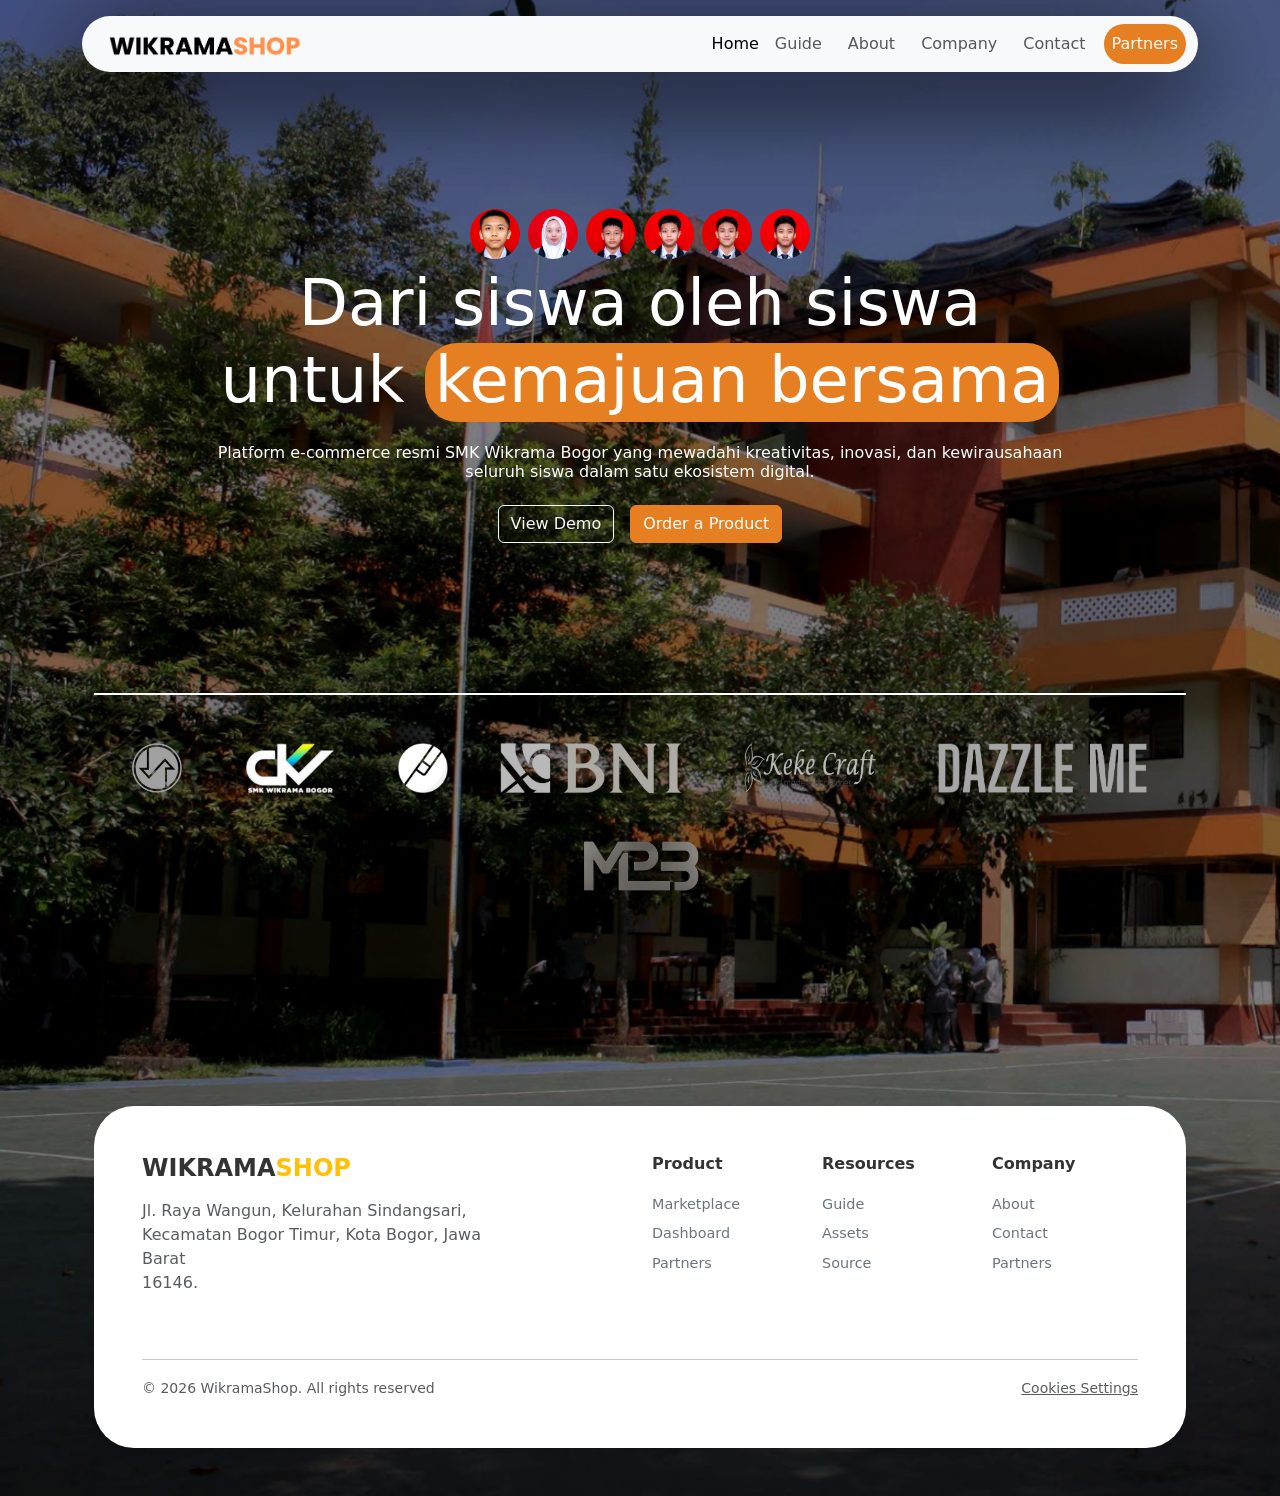
<file: index.html>
<!doctype html>
<html lang="en">
  <head>
    <meta charset="UTF-8" />
    <meta name="viewport" content="width=device-width, initial-scale=1.0" />
    <title>Wikrama-Shop | Website</title>

    <!-- favicon -->
    <link rel="icon" type="img/png" href="/src/assets/logo/logoWikrama.png">

    <!-- styling global -->
    <link rel="stylesheet" href="/src/style/global.css" />
    <!-- styling index -->
    <link rel="stylesheet" href="/src/style/pages/index.css" />

    <!-- styling component navbar -->
    <link rel="stylesheet" href="/src/style/components/navbar.css">
    <!-- styling component footer -->
    <link rel="stylesheet" href="/src/style/components/footer.css">

    <!-- bootstrap -->
    <link
      href="https://cdn.jsdelivr.net/npm/bootstrap@5.3.8/dist/css/bootstrap.min.css"
      rel="stylesheet"
      integrity="sha384-sRIl4kxILFvY47J16cr9ZwB07vP4J8+LH7qKQnuqkuIAvNWLzeN8tE5YBujZqJLB"
      crossorigin="anonymous"
    />
    <!-- animate -->
    <link
      rel="stylesheet"
      href="https://cdnjs.cloudflare.com/ajax/libs/animate.css/4.1.1/animate.min.css"
    />
  </head>

  <body class="container-sm">
    <header>
      <nav id="navbar"></nav>
    </header>

    <main id="content"></main>

    <footer id="footer"></footer>

    <!-- script index content -->
    <script src="/src/js/pages/index.js"></script>
    <!-- script component navbar -->
    <script src="/src/js/components/navbar.js"></script>
    <!-- script component footer -->
    <script src="/src/js/components/footer.js"></script>

    <!-- script boostrap -->
    <script
      src="https://cdn.jsdelivr.net/npm/bootstrap@5.3.8/dist/js/bootstrap.bundle.min.js"
      integrity="sha384-FKyoEForCGlyvwx9Hj09JcYn3nv7wiPVlz7YYwJrWVcXK/BmnVDxM+D2scQbITxI"
      crossorigin="anonymous"
    ></script>
  </body>
</html>
</file>
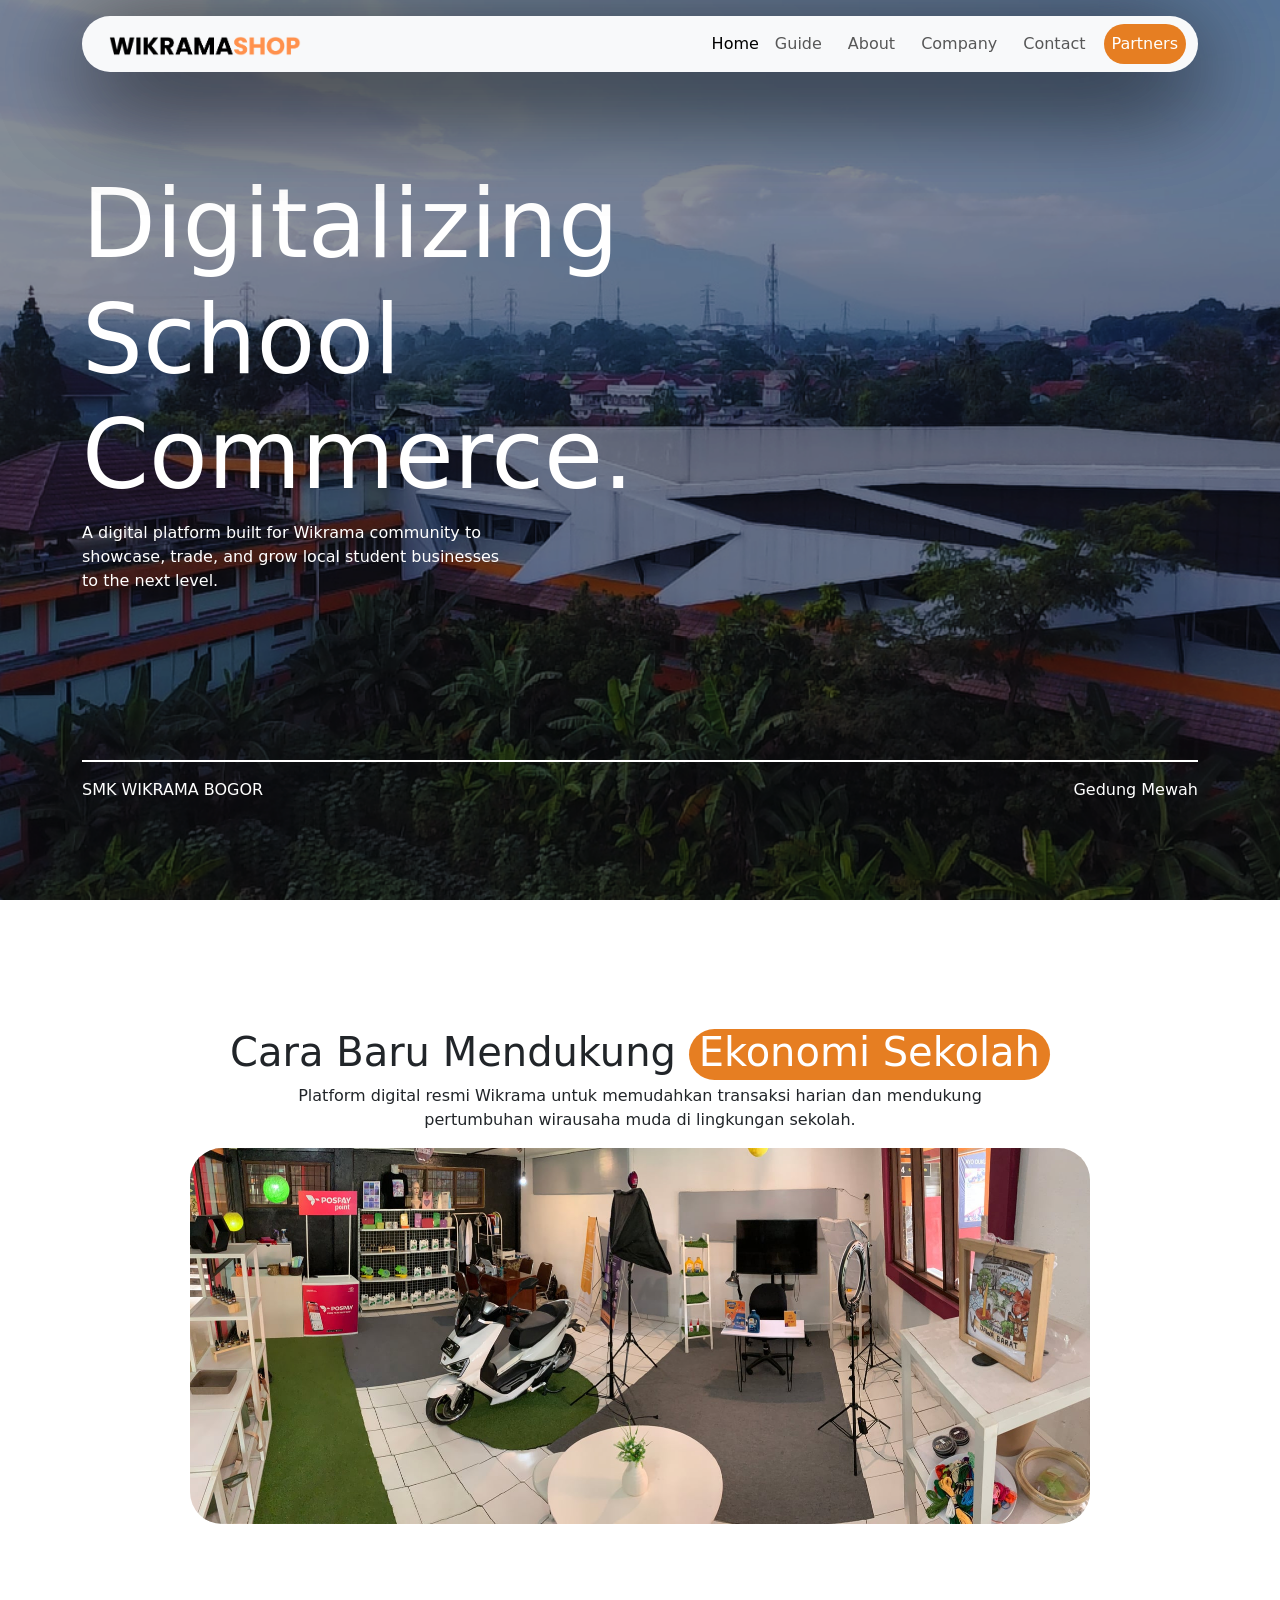
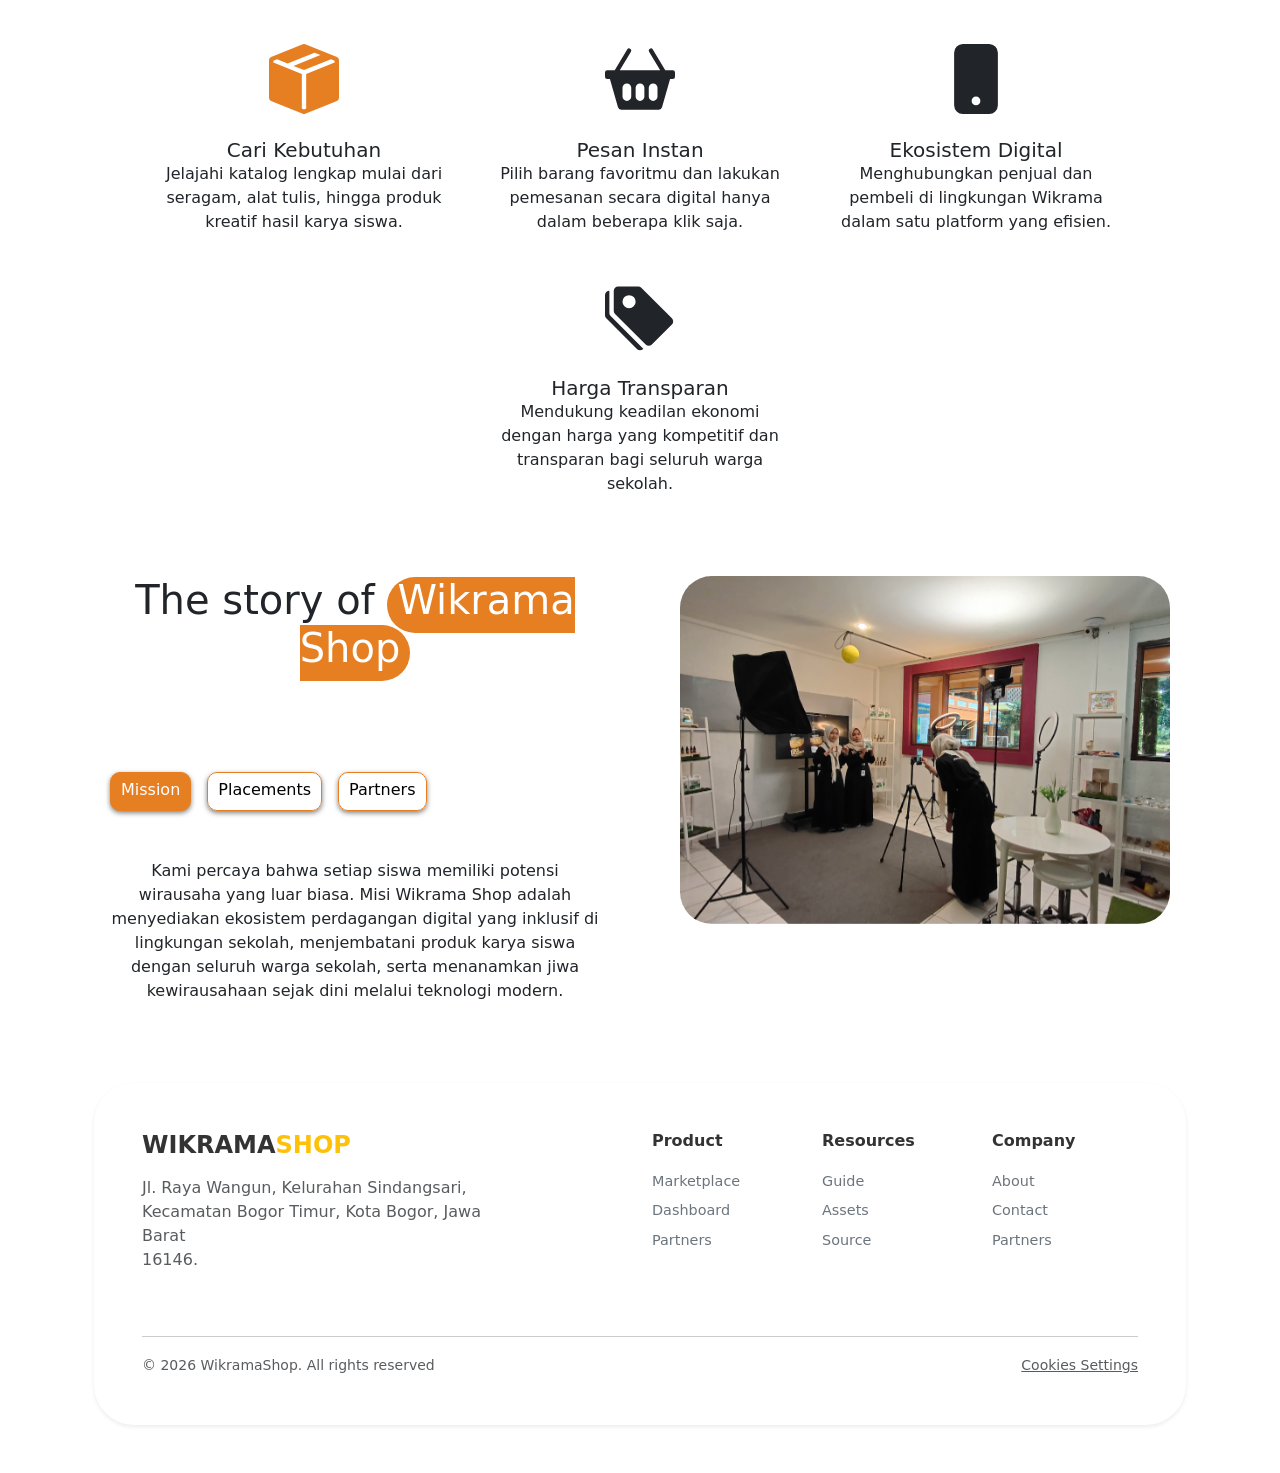
<file: src/js/structure/about.html>
<!doctype html>
<html lang="en">

<head>
  <meta charset="UTF-8" />
  <meta name="viewport" content="width=device-width, initial-scale=1.0" />
  <title>Wikrama-Shop | About Us</title>

  <!-- favicon -->
  <link rel="icon" type="img/png" href="/src/assets/logo/logoWikrama.png">

  <!-- styling global -->
  <link rel="stylesheet" href="/src/style/global.css" />
  <!-- styling about -->
  <link rel="stylesheet" href="/src/style/pages/about.css" />

  <!-- styling component navbar -->
  <link rel="stylesheet" href="/src/style/components/navbar.css">
  <!-- styling component footer -->
  <link rel="stylesheet" href="/src/style/components/footer.css">

  <!-- bootstrap -->
  <link href="https://cdn.jsdelivr.net/npm/bootstrap@5.3.8/dist/css/bootstrap.min.css" rel="stylesheet"
    integrity="sha384-sRIl4kxILFvY47J16cr9ZwB07vP4J8+LH7qKQnuqkuIAvNWLzeN8tE5YBujZqJLB" crossorigin="anonymous" />
  <!-- animate -->
  <link rel="stylesheet" href="https://cdnjs.cloudflare.com/ajax/libs/animate.css/4.1.1/animate.min.css" />
</head>

<body>
  <header class="fixed-top w-100">
    <div class="container-sm">
      <nav id="navbar"></nav>
    </div>
  </header>

  <main id="content">
  </main>

  <footer id="footer" class="container-sm"></footer>

  <!-- script index content -->
  <script src="/src/js/pages/about.js"></script>
  <!-- script component navbar -->
  <script src="/src/js/components/navbar.js"></script>
  <!-- script component footer -->
  <script src="/src/js/components/footer.js"></script>

  <!-- script boostrap -->
  <script src="https://cdn.jsdelivr.net/npm/bootstrap@5.3.8/dist/js/bootstrap.bundle.min.js"
    integrity="sha384-FKyoEForCGlyvwx9Hj09JcYn3nv7wiPVlz7YYwJrWVcXK/BmnVDxM+D2scQbITxI"
    crossorigin="anonymous"></script>
</body>

</html>
</file>
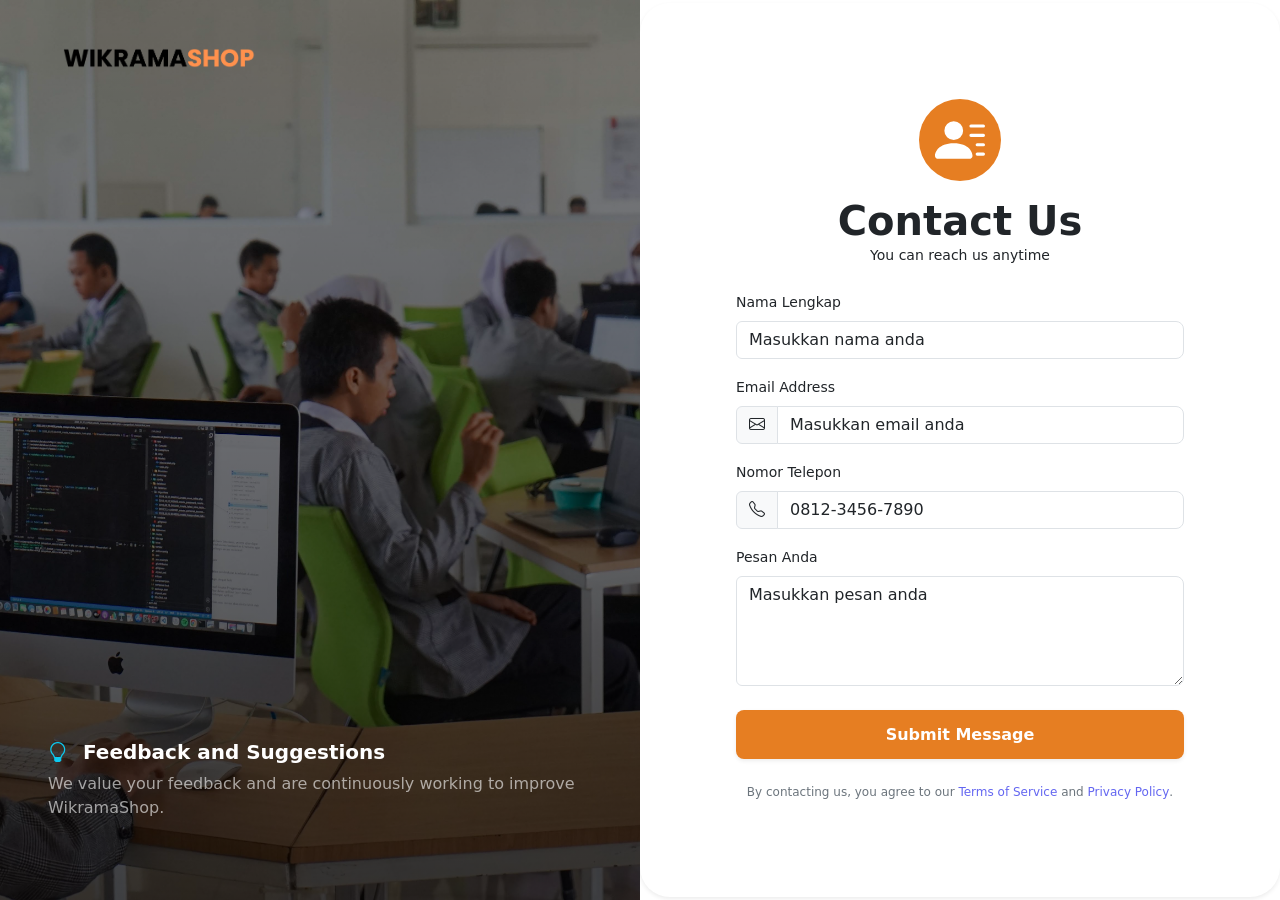
<file: src/js/structure/contact.html>
<!doctype html>
<html lang="en">

<head>
    <meta charset="UTF-8" />
    <meta name="viewport" content="width=device-width, initial-scale=1.0" />
    <title>Wikrama-Shop | About Us</title>

    <!-- favicon -->
    <link rel="icon" type="img/png" href="/src/assets/logo/logoWikrama.png">

    <!-- styling global -->
    <link rel="stylesheet" href="/src/style/global.css" />
    <!-- styling contact -->
    <link rel="stylesheet" href="/src/style/pages/contact.css" />

    <!-- styling component navbar -->
    <link rel="stylesheet" href="/src/style/components/navbar.css">
    <!-- styling component footer -->
    <link rel="stylesheet" href="/src/style/components/footer.css">


    <!-- Bootstrap Icons CDN -->
    <link rel="stylesheet" href="https://cdn.jsdelivr.net/npm/bootstrap-icons@1.13.1/font/bootstrap-icons.min.css" />
    <!-- bootstrap -->
    <link href="https://cdn.jsdelivr.net/npm/bootstrap@5.3.8/dist/css/bootstrap.min.css" rel="stylesheet"
        integrity="sha384-sRIl4kxILFvY47J16cr9ZwB07vP4J8+LH7qKQnuqkuIAvNWLzeN8tE5YBujZqJLB" crossorigin="anonymous" />
    <!-- animate -->
    <link rel="stylesheet" href="https://cdnjs.cloudflare.com/ajax/libs/animate.css/4.1.1/animate.min.css" />
</head>

<body>
    <main id="content">
    </main>

    <!-- script index content -->
    <script src="/src/js/pages/contact.js"></script>
    <!-- script component navbar -->
    <script src="/src/js/components/navbar.js"></script>
    <!-- script component footer -->
    <script src="/src/js/components/footer.js"></script>

    <!-- script boostrap -->
    <script src="https://cdn.jsdelivr.net/npm/bootstrap@5.3.8/dist/js/bootstrap.bundle.min.js"
        integrity="sha384-FKyoEForCGlyvwx9Hj09JcYn3nv7wiPVlz7YYwJrWVcXK/BmnVDxM+D2scQbITxI"
        crossorigin="anonymous"></script>
</body>

</html>
</file>
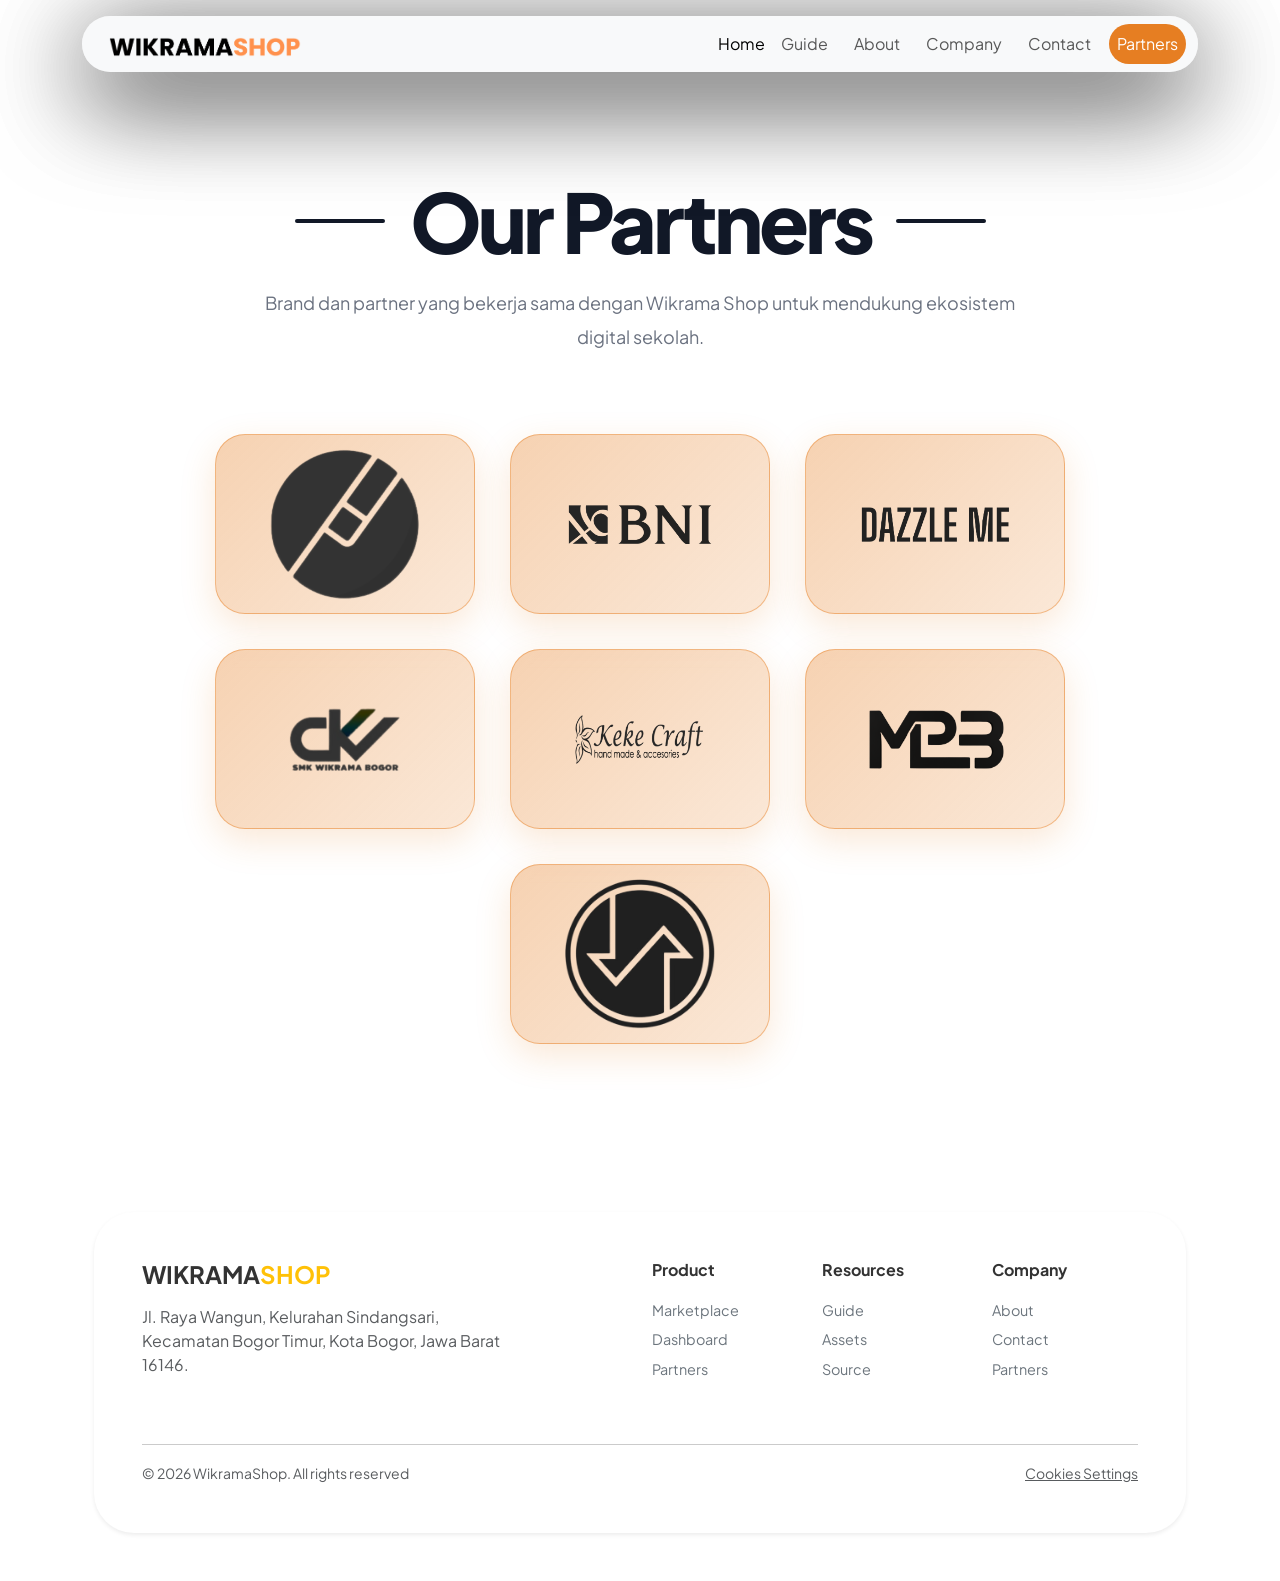
<file: src/js/structure/partners.html>
<!DOCTYPE html>
<html lang="en">
<head>
    <meta charset="UTF-8">
    <meta name="viewport" content="width=device-width, initial-scale=1.0">

    <link rel="stylesheet" href="/src/style/pages/partners.css">
    <!-- styling component navbar -->
    <link rel="stylesheet" href="/src/style/components/navbar.css">
    <!-- styling component footer -->
    <link rel="stylesheet" href="/src/style/components/footer.css">

    <title>Partners</title>
</head>
<body>

   <!DOCTYPE html>
<html lang="en">
<head>
    <meta charset="UTF-8">
    <meta name="viewport" content="width=device-width, initial-scale=1.0">

    <link rel="stylesheet" href="/src/style/pages/partners.css">

    <link rel="stylesheet" href="/src/style/components/navbar.css">
    <link rel="stylesheet" href="/src/style/components/footer.css">

    <link href="https://cdn.jsdelivr.net/npm/bootstrap@5.3.8/dist/css/bootstrap.min.css" rel="stylesheet">

    <title>Partners</title>
</head>

<body>

    <header class="fixed-top w-100">
        <div class="container-sm">
            <nav id="navbar"></nav>
        </div>
    </header>

    <main id="content"></main>

    <footer id="footer" class="container-sm"></footer>

    <script src="/src/js/pages/partners.js"></script>

    <script src="/src/js/components/navbar.js"></script>
    <script src="/src/js/components/footer.js"></script>

    <script src="https://cdn.jsdelivr.net/npm/bootstrap@5.3.8/dist/js/bootstrap.bundle.min.js"></script>

</body>
</html>
</body>
</html>
</file>
<file: src/style/global.css>
@keyframes reveal-animation {
  from {
    opacity: 0;
    transform: translateY(100px) scale(0.9);
  }
  to {
    opacity: 1;
    transform: translateY(0) scale(1);
  }
}

.reveal {
  animation: reveal-animation linear both;
  animation-timeline: view();
  animation-range: entry 0% cover 30%;
}
</file>
<file: src/style/pages/index.css>
body {
  background-image: url("/src/assets/images/background.png");
  margin: 0;
  background-size: cover;
  background-repeat: no-repeat;
}

.title {
  font-size: 64px;
  /* display: flex;
  justify-content: center; 
  align-items: center; 
  height: 100vh;
  flex-direction: column; */
}

.btn-demo:hover {
    transform: translateY(-5px);
    border: 1px solid#E67E22 !important;
    transition: 0.3s ease-in-out;
}

.btn-order {
    background-color: #E67E22 !important;
    color: white !important;
    border: 1px solid #E67E22 !important;
}

.btn-order:hover {
    background-color: orange !important;
    transform: translateY(-5px);
    transition: 0.3s ease-in-out;
}

.img-profile:hover {
    transition: 0.3s ease-in-out;
    transform: translateY(-5px);
}

.btn-profile-dev {
    border: none !important;
}

.sponsors-logo img:hover {
    transform: translateY(-10px);
    transition: 0.3s ease-in-out;
}

@media(max-width: 768px) {
    .btn-profile-dev {
        margin-top: 30% !important;
        border: none;
    }

    .title {
        font-size: 30px;
    }

    .sponsors-logo img {
        margin-top: 20px !important;
    }
}
</file>
<file: src/style/components/navbar.css>
* {
  margin: 0;
  padding: 0;
}

body,
html {
  width: 100%;
}

nav {
  box-shadow: 0 24px 100px rgba(0, 0, 0, 0.5);
  border-radius: 40px;
}

.btn-partners {
  background-color: #e67e22 !important;
  color: white !important;
  border-radius: 20px;
}

.btn-partners:hover {
  border: 1px solid #e67e22;
  color: #e67e22 !important;
  background-color: white !important;
  transition: 0.3s ease-in-out;
}

.nav-link:hover {
  transform: translateY(-3px);
  border-bottom: 1px solid black;
  transition: 0.3s ease-in-out;
}

@media (max-width: 768) {
  .btn-dashboard {
    margin-right: 0 !important;
  }
}
</file>
<file: src/style/components/footer.css>
.footer-card {
  border-radius: 40px; 
  color: #333;
}
.footer-card h6 {
  margin-bottom: 20px;
}

.footer-card ul li {
  font-size: 0.9rem;
  cursor: pointer;
}

.mb-2:hover {
  transform: translateY(-5px);
  transition: 0.3s ease-in-out;
}
</file>
<file: src/style/pages/about.css>
section {
  background-image: url("/src/assets/images/9333f00957425e173ae553ca70f5b930.png");
  background-size: cover;
  background-position: center;
  background-repeat: no-repeat;
  display: block;
  width: 100%;
  min-height: 100vh;
}

.btn-subquest {
  border: 1px solid #e67e22;
  background-color: transparent;
  border-radius: 10px;
  padding-left: 10px;
  padding-right: 10px;
  padding-top: 5px;
  padding-bottom: 8px;
  box-shadow: 0px 2px 5px rgba(0, 0, 0, 0.5);
}

.btn-subquest:hover {
  background-color: #e67e22;
  border: 1px solid #e67e22;
  color: white;
  transform: translateY(-10px);
  transition: 0.3s ease-in-out;
}

.icon svg:hover {
  transform: translateY(-10px) !important;
}

@media (max-width: 768px) {
  section {
    width: 100%;
    display: flex;
    flex-direction: column;
  }

  section h1 {
    font-size: 70px !important;
    margin-top: 40% !important;
  }

  section p {
    font-size: 14px !important;
  }
  
  .line {
    margin-top: 50%;
  }

  .second-layer h1 {
    font-size: 20px;
    margin-top: 30% !important;
  }

  .second-layer p {
    font-size: 13px;
  }

  .second-layer img {
    width: 400px !important;
  }
}
</file>
<file: src/style/pages/contact.css>
/* ===== General Reset & Base ===== */
body {
  background-image: url("");
  font-family: "Poppins", Arial, sans-serif;
  margin: 0;
  padding: 0;
  background-size: cover;
  background-repeat: no-repeat;
  background-position: center;
  background-attachment: fixed;
}

/* ===== Main Content ===== */
/* --- SISI KIRI --- */
.contact-left-side {
  background:
    linear-gradient(rgba(0, 0, 0, 0.4), rgba(0, 0, 0, 0.7)),
    url("/src/assets/images/1704346349-slider$slider\ -\ Copy.jpg") center/cover no-repeat;
  position: relative;
  z-index: 1;
  text-align: left;
}

.contact-subtitle {
  color: rgba(255, 255, 255, 0.7);
}

.contact-icon {
  color: #0dcaf0;
}

.contact-desc-small {
  color: rgba(255, 255, 255, 0.6);
}

/* --- SISI KANAN (FORM CARD) --- */
.contact-right-side {
  background-color: var(--bg-formContact);
}

.contact-form-card {
  max-width: 650px;
  background-color: var(--bg-form);
  padding: 6rem;
  border: 1px solid var(--border-form);
  border-radius: 30px;
  box-shadow: 0 0.125rem 0.25rem rgba(0, 0, 0, 0.075);
}

.contact-form-card:hover {
  box-shadow: 0 24px 100px #e67e22 !important;
  transition: 0.3s ease-in-out;
}

.contact-label {
  color: var(--color-input);
  font-size: 0.875rem;
  font-weight: 500;
}

.contact-input {
  background-color: var(--background-input) !important;
  padding: 0.8rem 1rem;
  border-top-right-radius: 0.5rem !important;
  border-bottom-right-radius: 0.5rem !important;
}

.contact-input::placeholder {
  color: var(--color-input) !important;
}

.contact-input-addon {
  background-color: #f8f9fa;
  color: #6c757d;
  border-right: none;
  padding-left: 1rem;
  padding-right: 1rem;
  border-top-left-radius: 0.5rem;
  border-bottom-left-radius: 0.5rem;
}

.contact-input:focus {
  border-color: #6366f1;
  box-shadow: 0 0 0 0.25rem rgba(99, 102, 241, 0.25);
}

/* Tombol Submit Custom */
.contact-btn-submit {
  background-color: #e67e22;
  color: #ffffff;
  padding: 0.8rem;
  border: none;
  border-radius: 0.5rem;
  transition: background-color 0.2s ease-in-out;
}

.contact-btn-submit:hover {
  background-color: orange;
  color: #ffffff;
}

.contact-terms-text {
  color: #6c757d;
  font-size: 0.75rem;
}

.contact-terms-text a {
  color: #6366f1;
  font-weight: 500;
}
</file>
<file: src/style/pages/partners.css>
@import url('https://fonts.googleapis.com/css2?family=Plus+Jakarta+Sans:wght@200;300;400;500;600;700;800&display=swap');

* {
    font-family: 'Plus Jakarta Sans', sans-serif;
}

.partners-section {
    min-height: 100vh;
    background: #ffffff;

    padding-top: 180px;
    padding-bottom: 120px;

    overflow: hidden;
}

.partners-title {
    font-size: 82px;
    font-weight: 800;

    color: #111827;

    letter-spacing: -4px;
    line-height: 1;

    display: flex;
    justify-content: center;
    align-items: center;

    text-align: center;

    margin-bottom: 20px;

    animation: fadeUp 1s ease;
}

.partners-title::before,
.partners-title::after {
    content: "";

    width: 90px;
    height: 4px;

    background: #111827;

    border-radius: 50px;

    margin: 0 25px;
}

.partners-subtitle {
    font-size: 18px;

    color: #6b7280;

    max-width: 760px;

    margin: auto;

    line-height: 1.9;

    text-align: center;

    animation: fadeUp 1.2s ease;
}

.partners-wrapper {
    display: flex;

    flex-wrap: wrap;

    justify-content: center;

    gap: 35px;

    margin-top: 80px;
}

.partner-card {
    width: 260px;
    height: 180px;

    background: linear-gradient(
        135deg,
        rgba(230, 126, 34, 0.35),
        rgba(230, 126, 34, 0.18)
    );

    border: 1.5px solid rgba(230, 126, 34, 0.45);

    backdrop-filter: blur(10px);
    -webkit-backdrop-filter: blur(10px);

    border-radius: 30px;

    display: flex;
    justify-content: center;
    align-items: center;

    padding: 30px;

    position: relative;

    overflow: hidden;

    transition: all 0.4s ease;

    box-shadow:
        0 12px 35px rgba(230, 126, 34, 0.18);
}

.partner-card::before {
    content: "";

    position: absolute;

    width: 120px;
    height: 250%;

    background: rgba(255,255,255,0.45);

    transform: rotate(25deg);

    top: -100%;
    left: -200%;

    transition: 0.8s;
}

.partner-card:hover::before {
    left: 200%;
}

.partner-card:hover {
    transform: translateY(-12px);

    background: rgba(230, 126, 34, 0.28);

    border: 1px solid rgba(230, 126, 34, 0.5);

    box-shadow:
        0 20px 45px rgba(230, 126, 34, 0.28);
}

.partner-card img {
    width: 100%;
    max-width: 150px;

    object-fit: contain;

    transition: 0.4s ease;

    filter:
        brightness(0.2)
        saturate(100%);
}

@keyframes fadeUp {

    from {
        opacity: 0;
        transform: translateY(40px);
    }

    to {
        opacity: 1;
        transform: translateY(0);
    }
}

@media (max-width: 992px) {

    .partners-title {
        font-size: 58px;
    }

    .partner-card {
        width: 220px;
        height: 160px;
    }

    .partner-card img {
        max-width: 120px;
    }
}

@media (max-width: 576px) {

    .partners-title {
        font-size: 42px;

        flex-direction: column;

        gap: 15px;
    }

    .partners-title::before,
    .partners-title::after {
        width: 60px;

        margin: 0;
    }

    .partners-subtitle {
        font-size: 16px;

        padding: 0 20px;
    }

    .partner-card {
        width: 100%;
        max-width: 280px;
        height: 140px;
    }

    .partner-card img {
        max-width: 100px;
    }
}
</file>
